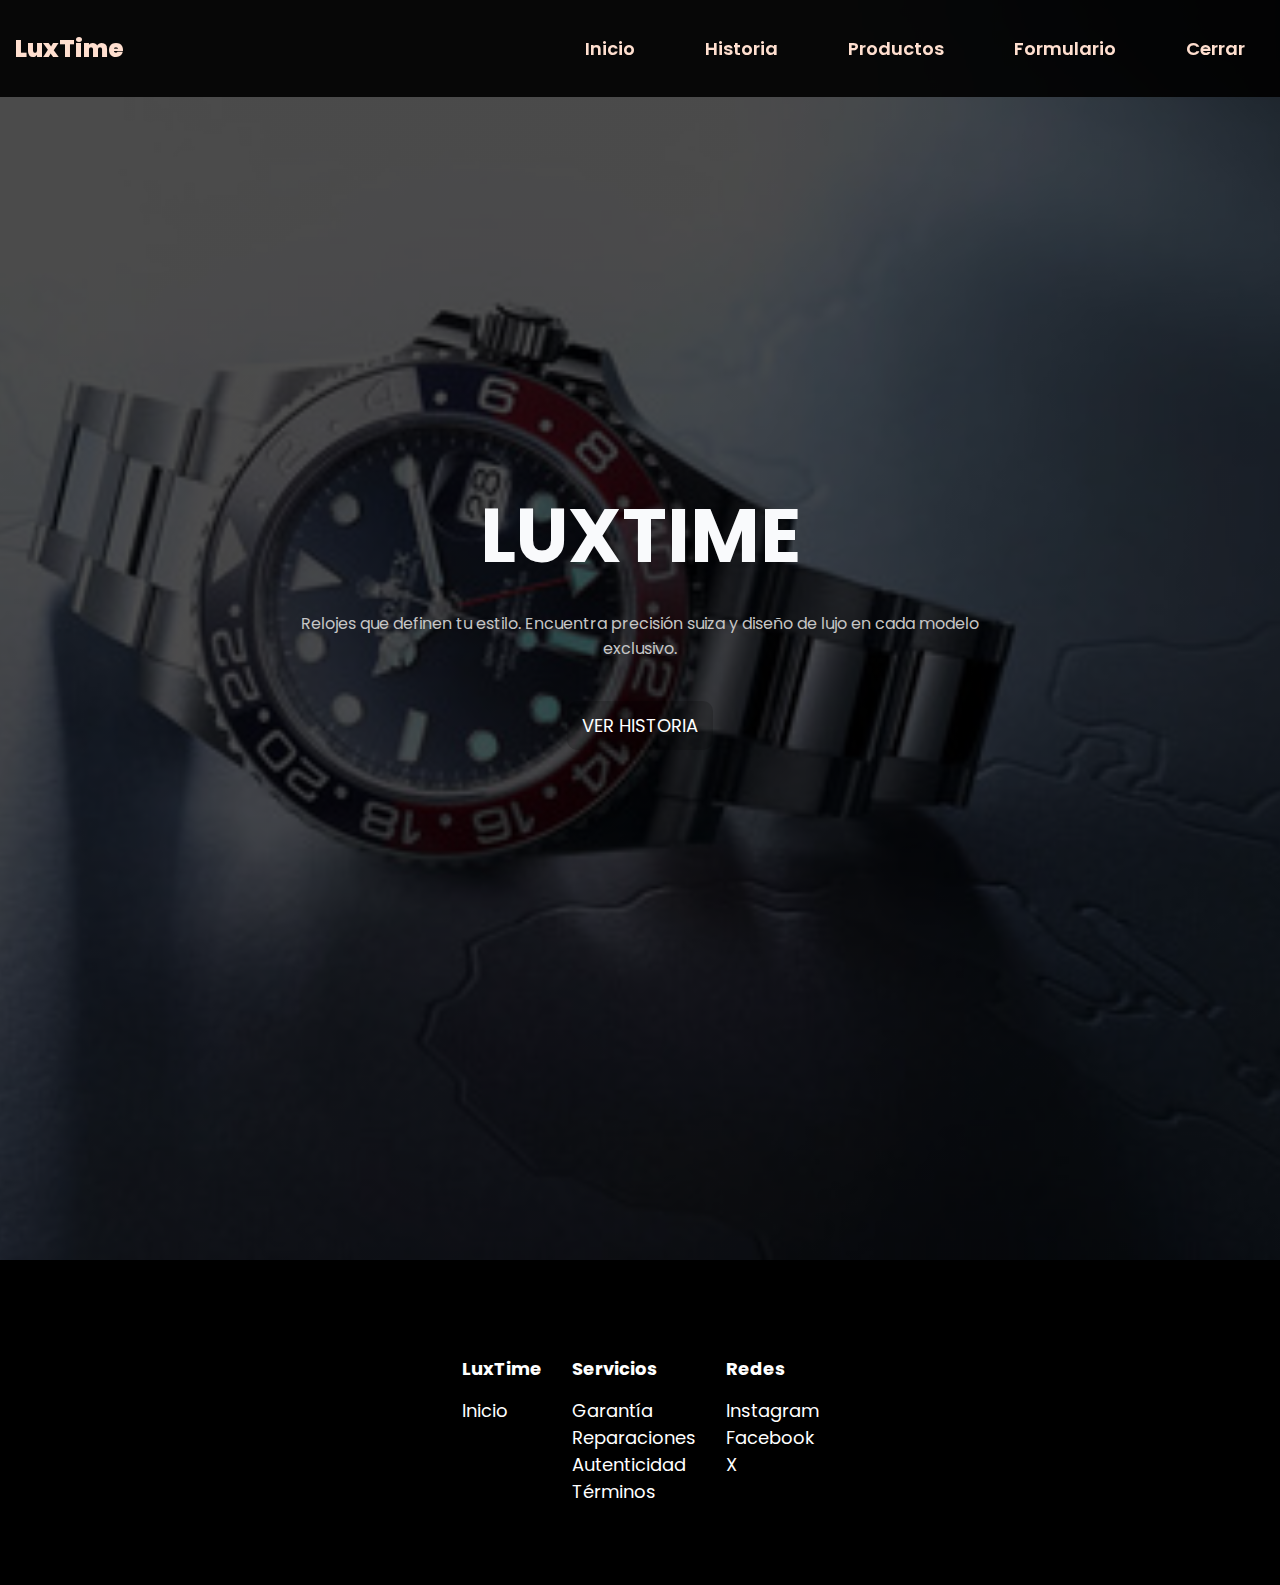
<file: index.html>
<!DOCTYPE html>
<html lang="es">
<head>
  <meta charset="UTF-8">
  <meta name="viewport" content="width=device-width, initial-scale=1.0">
  <title>LuxTime - Relojes de Lujo</title>
  <link rel="stylesheet" href="styles.css">
</head>
<body>
  <header class="header">
    <div class="menu menu-container">
      <a href="#inicio" class="logo">LuxTime</a>
      <input type="checkbox" id="menu" />
      <label for="menu">
        <img src="relojes/menu.png" class="menu-icono" alt="Menú">
      </label>
      <nav class="navbar">
        <ul>
          <li><a href="index.html">Inicio</a></li>
          <li><a href="historia.html">Historia</a></li>
          <li><a href="productos.html">Productos</a></li>
          <li><a href="formulario.html">Formulario</a></li>
          <li><a href="index.html">Cerrar</a></li>
        </ul>
      </nav>
    </div>

    <div class="header-content container" id="inicio">
      <h1>LuxTime</h1>
      <p>
        Relojes que definen tu estilo. Encuentra precisión suiza y diseño de lujo en cada modelo exclusivo.
      </p>
      <a href="historia.html" class="btn-1">Ver Historia</a>
    </div>
  </header>

  <footer class="footer">
    <div class="footer-content container">
      <div class="link">
        <h3>LuxTime</h3>
        <ul>
          <li><a href="index.html">Inicio</a></li>
        </ul>
      </div>
      <br>
      <div class="link-1">
        <h3>Servicios</h3>
        <ul>
          <li><a href="#">Garantía</a></li>
          <li><a href="#">Reparaciones</a></li>
          <li><a href="#">Autenticidad</a></li>
          <li><a href="#">Términos</a></li>
        </ul>
      </div>
      <br>
      <div class="link-2">
        <h3>Redes</h3>
        <ul>
          <li><a href="https://www.instagram.com">Instagram</a></li>
          <li><a href="https://www.facebook.com/?locale=es_LA">Facebook</a></li>
          <li><a href="https://x.com/?lang=es">X</a></li>
        </ul>
      </div>
    </div>
  </footer>
</body>
</html>
</file>
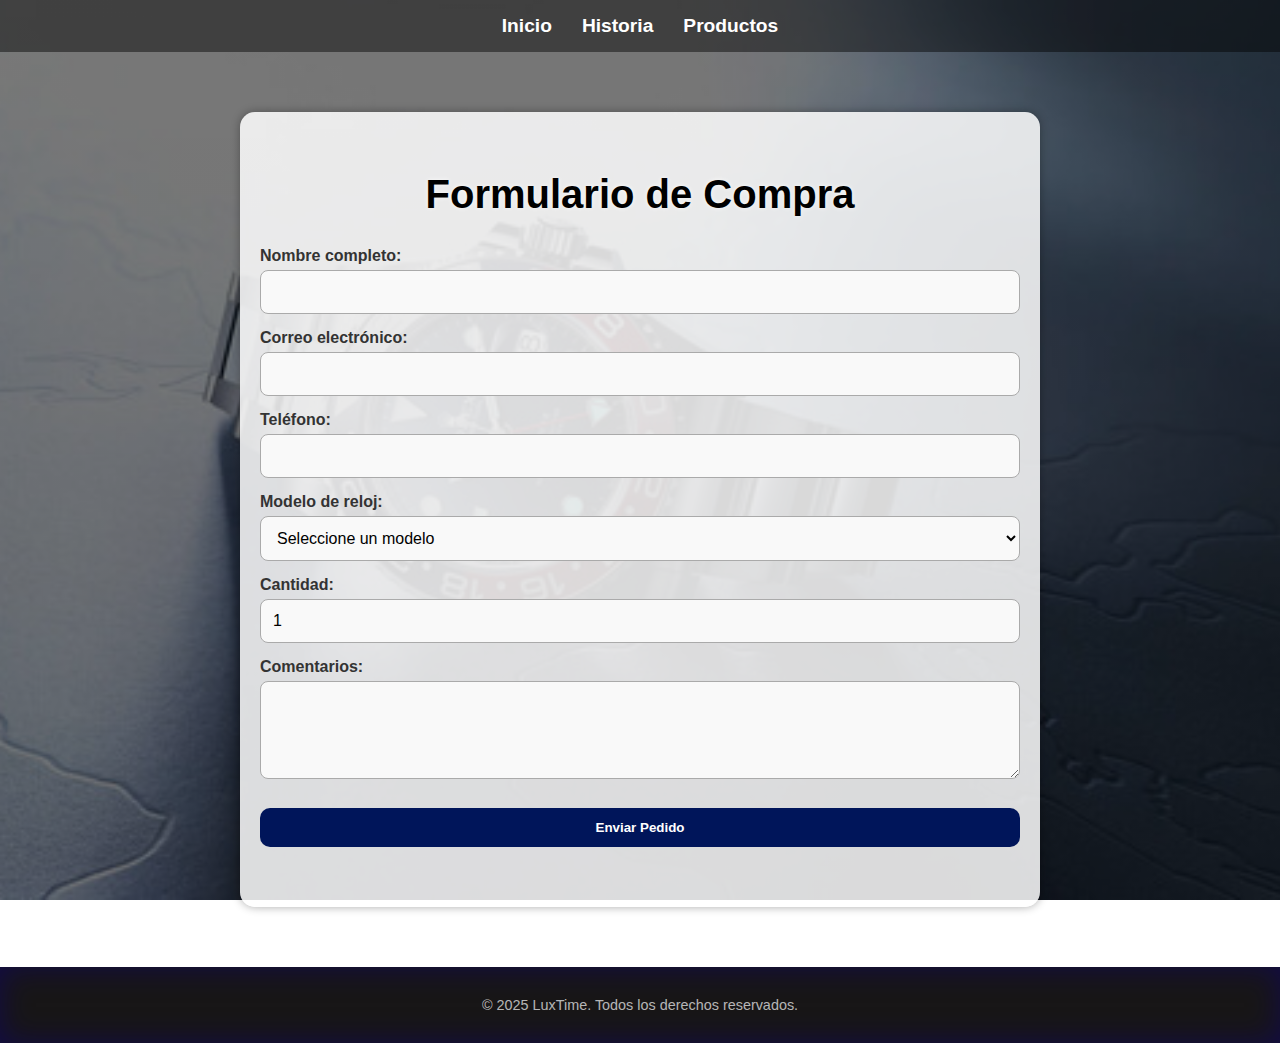
<file: formulario.html>
<!DOCTYPE html>
<html lang="es">
<head>
  <meta charset="UTF-8" />
  <meta name="viewport" content="width=device-width, initial-scale=1.0"/>
  <title>LuxTime - Compra Relojes de Lujo</title>
  <link rel="stylesheet" href="formulario.css" />
</head>
<body>

  <nav class="navbar">
    <a href="index.html">Inicio</a>
    <a href="historia.html">Historia</a>
    <a href="productos.html">Productos</a>
  </nav>

  <section id="formulario">
    <h2>Formulario de Compra</h2>
    <form class="formulario">
      <label for="nombre">Nombre completo:</label>
      <input type="text" id="nombre" name="nombre" required />

      <label for="email">Correo electrónico:</label>
      <input type="email" id="email" name="email" required />

      <label for="telefono">Teléfono:</label>
      <input type="tel" id="telefono" name="telefono" required />

      <label for="modelo">Modelo de reloj:</label>
      <select id="modelo" name="modelo">
        <option value="">Seleccione un modelo</option>
        <option>Rolex Submariner</option>
        <option>Omega Seamaster</option>
        <option>Tag Heuer Carrera</option>
        <option>Cartier Santos</option>
      </select>

      <label for="cantidad">Cantidad:</label>
      <input type="number" id="cantidad" name="cantidad" min="1" value="1" />

      <label for="comentarios">Comentarios:</label>
      <textarea id="comentarios" name="comentarios" rows="4"></textarea>

      <button type="submit">Enviar Pedido</button>
    </form>
  </section>

  <footer>
    <p>&copy; 2025 LuxTime. Todos los derechos reservados.</p>
  </footer>

</body>
</html>
</file>
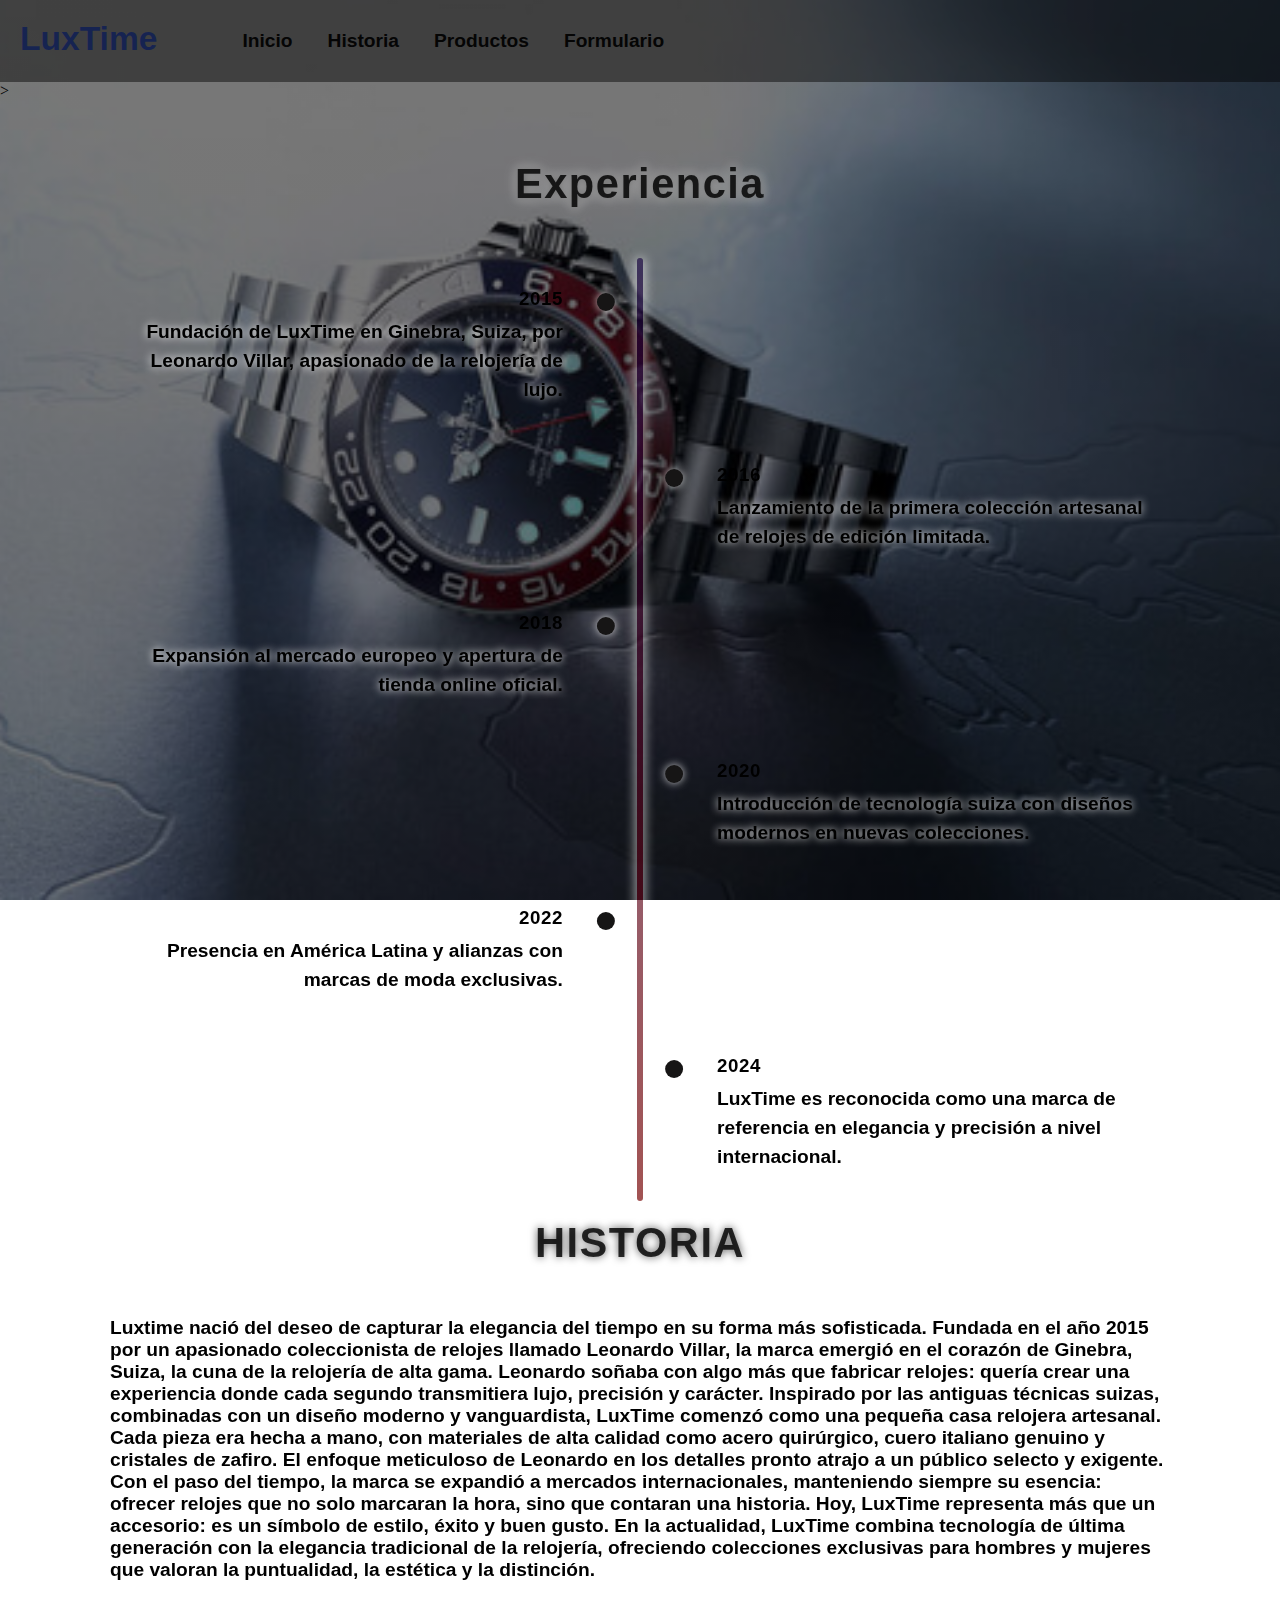
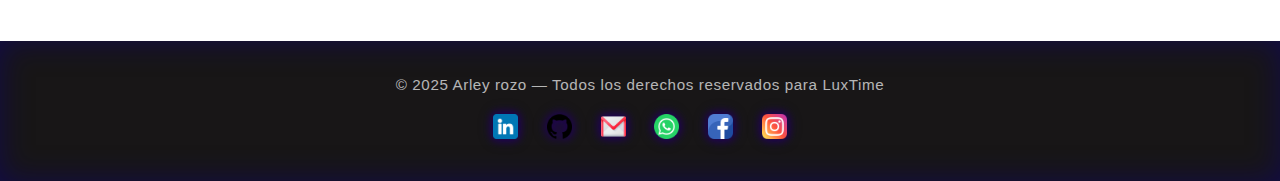
<file: historia.html>
<!DOCTYPE html>
<html lang="es">
<head>
  <meta charset="UTF-8" />
  <meta name="viewport" content="width=device-width, initial-scale=1.0" />
  <link rel="stylesheet" href="historia.css">
  <link rel="icon" href="./assets/Logo.png" type="image/x-icon">
  <title>Nuestra Historia</title>
</head>
<body>
  <nav class="navbar">
    <a class="logo" href="#">LuxTime<span></span></a>
    <ul class="menu-links">
      <span id="close-menu-btn" class="material-symbols-outlined"></span>
      <li><a href="index.html">Inicio</a></li>
      <li><a href="historia.html">Historia</a></li>
      <li><a href="productos.html">Productos</a></li>
      <li><a href="formulario.html">Formulario</a></li>
    </ul>
  </nav>>

  <section class="section">
    <h2>Experiencia</h2>
    <div class="timeline">
      <div class="exp" tabindex="0">
        <h3>2015 </h3>
        <p> Fundación de LuxTime en Ginebra, Suiza, por Leonardo Villar, apasionado de la relojería de lujo.</p>
      </div>
      <div class="exp" tabindex="0">
        <h3>2016</h3>
        <p> Lanzamiento de la primera colección artesanal de relojes de edición limitada.</p>
      </div>
      <div class="exp" tabindex="0">
        <h3>2018</h3>
        <p> Expansión al mercado europeo y apertura de tienda online oficial.</p>
      </div>
      <div class="exp" tabindex="0">
        <h3>2020</h3>
        <p>Introducción de tecnología suiza con diseños modernos en nuevas colecciones.</p>
      </div>
      <div class="exp" tabindex="0">
        <h3>2022</h3>
        <p>Presencia en América Latina y alianzas con marcas de moda exclusivas.</p>
      </div>
      <div class="exp" tabindex="0">
        <h3>2024</h3>
        <p>LuxTime es reconocida como una marca de referencia en elegancia y precisión a nivel internacional.</p>
      </div>
    </div>
    <br>
    <h2>HISTORIA</h2>
    <p>Luxtime nació del deseo de capturar la elegancia del tiempo en su forma más sofisticada. Fundada en el año 2015 por un apasionado coleccionista de relojes llamado Leonardo Villar, la marca emergió en el corazón de Ginebra, Suiza, la cuna de la relojería de alta gama. Leonardo soñaba con algo más que fabricar relojes: quería crear una experiencia donde cada segundo transmitiera lujo, precisión y carácter.

      Inspirado por las antiguas técnicas suizas, combinadas con un diseño moderno y vanguardista, LuxTime comenzó como una pequeña casa relojera artesanal. Cada pieza era hecha a mano, con materiales de alta calidad como acero quirúrgico, cuero italiano genuino y cristales de zafiro. El enfoque meticuloso de Leonardo en los detalles pronto atrajo a un público selecto y exigente.

      Con el paso del tiempo, la marca se expandió a mercados internacionales, manteniendo siempre su esencia: ofrecer relojes que no solo marcaran la hora, sino que contaran una historia. Hoy, LuxTime representa más que un accesorio: es un símbolo de estilo, éxito y buen gusto.

      En la actualidad, LuxTime combina tecnología de última generación con la elegancia tradicional de la relojería, ofreciendo colecciones exclusivas para hombres y mujeres que valoran la puntualidad, la estética y la distinción.
    </p>
  </section>
  

  <footer>
    © 2025 Arley rozo — Todos los derechos reservados para LuxTime<br />
    <div class="socials">
      <a href="https://co.linkedin.com" title="LinkedIn" aria-label="LinkedIn" target="_blank" rel="noopener noreferrer">
        <img src="./social/linkedin.png" alt="LinkedIn" />
      </a>
      <a href="https://github.com/Arleyrozo27" title="GitHub" aria-label="GitHub" target="_blank" rel="noopener noreferrer">
        <img src="./social/github.png" alt="GitHub" />
      </a>
      <a href="https://workspace.google.com/intl/es-419/gmail/" title="Email" aria-label="Email">
        <img src="./social/gmail.png" alt="Email" />
      </a>
      <a href="https://www.whatsapp.com/?lang=es_LA" title="WhatsApp" aria-label="WhatsApp" target="_blank" rel="noopener noreferrer">
        <img src="./social/ws.png" alt="WhatsApp" />
      </a>
      <a href="https://www.facebook.com/?locale=es_LA" aria-label="Facebook" target="_blank" rel="noopener noreferrer">
        <img src="./social/facebook.png" alt="Facebook" />
      </a>
      <a href="https://www.instagram.com" title="Instagram" aria-label="Instagram" target="_blank" rel="noopener noreferrer">
        <img src="./social/instagram.png" alt="Instagram" />
      </a>
    </div>
  </footer>



</body>
</html>
</file>
<file: styles.css>
@import url('https://fonts.googleapis.com/css2?family=Edu+VIC+WA+NT+Hand+Pre:wght@400..700&family=Poppins:ital,wght@0,100;0,200;0,300;0,400;0,500;0,600;0,700;0,800;0,900;1,100;1,200;1,300;1,400;1,500;1,600;1,700;1,800;1,900&display=swap');

*{
    margin: 0;
    padding: 0;
    box-sizing: border-box;
    text-decoration: none;
    list-style: none;
}

body{
    font-family: "Poppins", 'Times New Roman', Times, serif;
}

.container{
    max-width: 1200px;
    margin: 0 auto;
}

.header{
    background-image: linear-gradient(
        rgba(0, 0, 0, 0.7),
        rgba(0, 0, 0, 0.7)),
        url(relojes/millo.jpeg);
    background-position: center;
    background-repeat: no-repeat;
    background-size: cover;
    min-height: 140vh;
    display: flex;
    align-items: center;
}

.menu{
    position: absolute;
    top: 0;
    left: 0;
    right: 0;
    display: flex;
    align-items: center;
    justify-content: space-between;
    position: fixed;
    top: 0;
    left: 0;
    right: 0;
    background-color: rgba(0, 0, 0, 0.9);
    z-index: 999;
}

.logo{
    color: #ffdfcf;
    font-size: 25px;
    font-weight: 800;
}

.menu .navbar ul li{
    position: relative;
    float: left;
}

.menu .navbar ul li a{
    font-size: 18px;
    padding: 20px;
    color: #ffdfcf;
    display: block;
    font-weight: 600;
}

.menu .navbar ul li a:hover{
    color: #ce967e;
}

#menu{
    display: none;
}

.menu-icono{
    width: 23px;
}

.menu label{
    cursor: pointer;
    display: none;
}

.header-content{
    text-align: center;
}

.header-content h1{
    font-size: 75px;
    line-height: 80px;
    color: #f9fafc;
    text-transform: uppercase;
    margin-bottom: 35px;
}

.header-content p{
    font-family: 16px;
    color: #c5c5c5;
    padding: 0 250px;
    margin-bottom: 25px;
}

.btn-1{
    display: inline-block;
    padding: 11px 15px;
    background-color: #0000002f;
    text-transform: uppercase;
    border-radius: 10px;
}

.btn-1:hover{
    background-color: #ebad8d;
}

h2{
    font-size: 55px;
    line-height: 70px;
    color: #323337;
    text-transform: uppercase;
    margin-bottom: 20px;
}

p{
    font-size: 16px;
    color: #414247;
    margin: 25px 0 45px 0;
}

.blog{
    padding: 100px 0;
    text-align: center;
}

.blog-content{
    display: flex;
    justify-content: space-between;
}

.blog-1{
    padding: 15px 55px;
}

.blog-1 img{
    width: 250px;
    border-radius: 15px;
    margin-bottom: 15px;
}

.blog-1 h3{
    font-size: 25px;
    color: #323337;
}

.footer{
    padding: 80px;
    background-color: #000000;
    display: flex;
}

.footer-content{
    display: flex;
    justify-content: space-between;
}

.footer-content .link h3{
    color: #c5c5c5;
    font-size: 18px;
    color: #ffffff;
    margin: 15px;

}



.footer-content .link-1 h3, a{
    color: #c5c5c5;
    font-size: 18px;
    color: #ffffff;
    margin: 15px;
}

.footer-content .link-2 h3, a{
    color: #c5c5c5;
    font-size: 18px;
    color: #ffffff;
    margin: 15px;
}



@media (max-width: 991px) {
  .menu {
    flex-direction: column;
    align-items: flex-start;
    padding: 30px;
  }

  .menu label {
    display: initial;
  }

  .menu .navbar {
    position: absolute;
    top: 60px;
    left: 0;
    right: 0;
    background-color: #323337;
    display: none;
    flex-direction: column;
  }

  .menu .navbar ul {
    flex-direction: column;
  }

  .menu .navbar ul li {
    width: 100%;
  }

  #menu:checked ~ .navbar {
    display: flex;
  }

  .header-content h1 {
    font-size: 2rem;
  }

  .footer-content {
    flex-direction: column;
    align-items: center;
  }
}

@media (max-width: 600px) {
  .header-content h1 {
    font-size: 1.8rem;
  }

  .header-content p {
    font-size: 14px;
  }


}
</file>
<file: formulario.css>
* {
  margin: 0;
  padding: 0;
  box-sizing: border-box;
  font-family: 'Poppins', sans-serif;
}

body {
  background-image: linear-gradient(
    rgba(0, 0, 0, 0.527),
    rgba(0, 0, 0, 0.541)
  ), url('relojes/millo.jpeg');
  background-size: cover;
  background-repeat: no-repeat;
  background-position: center;
  background-attachment: fixed;
  color: #000;
}

.navbar {
  background: #00000075;
  display: flex;
  gap: 30px;
  padding: 15px;
  justify-content: center;
}

.navbar a {
  color: #ffffff;
  font-weight: bold;
  text-decoration: none;
  font-size: 1.2rem;
  transition: 0.3s ease;
}

.navbar a:hover {
  color: rgb(25, 0, 255);
}

#formulario {
  padding: 60px 20px;
  max-width: 800px;
  margin: 60px auto;
  background-color: rgba(255, 255, 255, 0.85);
  border-radius: 15px;
  box-shadow: 0 0 10px #00000055;
}

#formulario h2 {
  text-align: center;
  font-size: 2.5rem;
  margin-bottom: 30px;
  color: #000;
  text-shadow: 0 0 5px #ffffffcc;
}

.formulario label {
  display: block;
  font-weight: 600;
  margin-top: 15px;
  color: #333;
}

.formulario input,
.formulario select,
.formulario textarea {
  width: 100%;
  padding: 12px;
  margin-top: 5px;
  border: 1px solid #aaa;
  border-radius: 8px;
  font-size: 1rem;
  background-color: #f9f9f9;
}

.formulario button {
  margin-top: 25px;
  background-color: #00155a;
  color: #fff;
  font-weight: bold;
  border: none;
  padding: 12px;
  width: 100%;
  border-radius: 10px;
  cursor: pointer;
  transition: background-color 0.3s ease;
}

.formulario button:hover {
  background-color: #0033a0;
}

footer {
  text-align: center;
  padding: 30px 15px;
  background: #181617;
  font-size: 0.9rem;
  color: #ffffffb2;
  box-shadow: 0 0 30px #0e0466a1 inset;
  margin-top: 40px;
}


@media (max-width: 600px) {
  .navbar {
    flex-direction: column;
    gap: 10px;
  }

  #formulario {
    margin: 30px 10px;
    padding: 40px 15px;
  }

  .formulario button {
    font-size: 1rem;
  }
}
</file>
<file: historia.css>
* {
  margin: 0;
  padding: 0;
  box-sizing: border-box;
  font-family: 'Poppins', sans-serif;
}

header {
  position: fixed;
  top: 0;
  left: 0;
  width: 100%;
  padding: 20px;
}

body{
  background-image: linear-gradient(
        rgba(0, 0, 0, 0.527),
        rgba(0, 0, 0, 0.541)),
        url(relojes/millo.jpeg); /* Cambia esto al nombre correcto */
  background-size: cover;        /* Hace que la imagen cubra toda la pantalla */
  background-repeat: no-repeat;  /* Evita que se repita */
  background-position: center;   /* Centra la imagen */
  background-attachment: fixed;  /* Opcional: hace que la imagen no se mueva al hacer scroll */
  margin: 0;
  padding: 0;
  font-family: "Poppins", 'Times New Roman', Times, serif;
}

.navbar{
  background: #00000075;
  display: flex;
}

.navbar .logo {
  color: #00155aab;
  font-weight: 600;
  font-size: 2.1rem;
  text-decoration: none;
  display: flex;
  padding: 20px;
}

.navbar .logo span {
  color: #000000ad;
}

.navbar .menu-links {
  display: flex;
  list-style: none;
  gap: 35px;
  padding: 30px;
  font-weight: 600;
  font-size: 1.2rem;
}

.navbar a {
  color: #050505;
  text-decoration: none;
  transition: 0.2s ease;
}

.section {
  padding: 60px 20px;
  max-width: 1100px;
  margin: 0 auto;
  animation: fadeUp 1s ease forwards;
}

.section h2 {
  font-size: 2.6rem;
  margin-bottom: 50px;
  color: #000000d2;
  text-align: center;
  text-shadow: 0 0 8px #000000aa;
  letter-spacing: 1.5px;
  filter: drop-shadow(0 0 4px white);
}

section p{
  color: #000000;
  font-size: 1.2rem;
  font-weight: 600;
  filter: drop-shadow(0 0 4px white);
}

.timeline {
  position: relative;
  margin-top: 50px;
}

.timeline::before {
  content: '';
  position: absolute;
  left: 50%;
  width: 6px;
  height: 100%;
  background: linear-gradient(180deg, #1b034791, #770404af);
  border-radius: 4px;
  transform: translateX(-50%);
  box-shadow: 0 0 12px #ffffff;
}

.exp {
  position: relative;
  width: 50%;
  padding: 30px 40px;
  color: #f2d7dc;
  transition: transform 0.4s ease;
  cursor: default;
  will-change: transform;
}


.exp:nth-child(odd) {
  left: 0;
  text-align: right;
  transform: translateX(-7%);
}

.exp:nth-child(even) {
  left: 50%;
  transform: translateX(7%);
}

.exp:hover {
  transform: translateX(0) scale(1.05);
  color: #111111b0;
  text-shadow: 0 0 10px #ffffffcc;
}

.exp::before {
  content: '';
  position: absolute;
  top: 35px;
  width: 18px;
  height: 18px;
  background: #161515;
  border-radius: 50%;
  box-shadow: 0 0 8px #ffffffcc;
  transition: background-color 0.3s ease;
  z-index: 10;
}

.exp:nth-child(odd)::before {
  right: -12px;
}

.exp:nth-child(even)::before {
  left: -12px;
}

.exp h3 {
  margin-bottom: 8px;
  color: #000000;
  font-weight: 700;
  letter-spacing: 0.03em;
  text-transform: uppercase;
}

.exp p {
  font-size: 1rem;
  line-height: 1.5;
  color: #000000;
  font-weight: 600;
  font-size: 1.2rem;
}


footer {
  text-align: center;
  padding: 35px 15px;
  background: #181617;
  font-size: 0.95rem;
  color: #ffffffb2;
  letter-spacing: 0.04em;
  user-select: none;
  box-shadow: 0 0 30px #0e0466a1 inset;
}

.socials {
  margin-top: 20px;
}

.socials a {
  margin: 0 12px;
  color: #800f0ff1;
  font-size: 1.8rem;
  display: inline-block;
  transition: transform 0.3s ease, color 0.3s ease;
  cursor: pointer;
  filter: drop-shadow(0 0 4px #1d055fee);
  will-change: transform, color;
}

.socials a img {
width: 25px;
height: 25px;
transition: transform 0.3s ease, filter 0.3s ease;
filter: drop-shadow(0 0 4px #22014d);
will-change: transform, filter;
}

.socials a:hover {
  transform: scale(1.5) rotate(-10deg);
  color: #0f033ae1;
  filter: drop-shadow(0 0 14px #e7dddfcc);
}


@media (max-width: 991px) {
  
  .menu .navbar {
    position: absolute;
    top: 60px;
    left: 0;
    right: 0;
    background-color: #323337;
    display: none;
    flex-direction: column;
  }

  .menu .navbar ul {
    flex-direction: column;
  }

  .menu .navbar ul li {
    width: 100%;
  }

  .header-content h1 {
    font-size: 2rem;
  }

}

@media (max-width: 600px) {
  .header-content h1 {
    font-size: 1.8rem;
  }

  .header-content p {
    font-size: 14px;
  }

  .btn-1 {
    padding: 9px 12px;
    font-size: 14px;
  }

  .coffee-group img,
  .blog-1 img {
    width: 100%;
    max-width: 300px;
    height: auto;
  }
}
</file>
